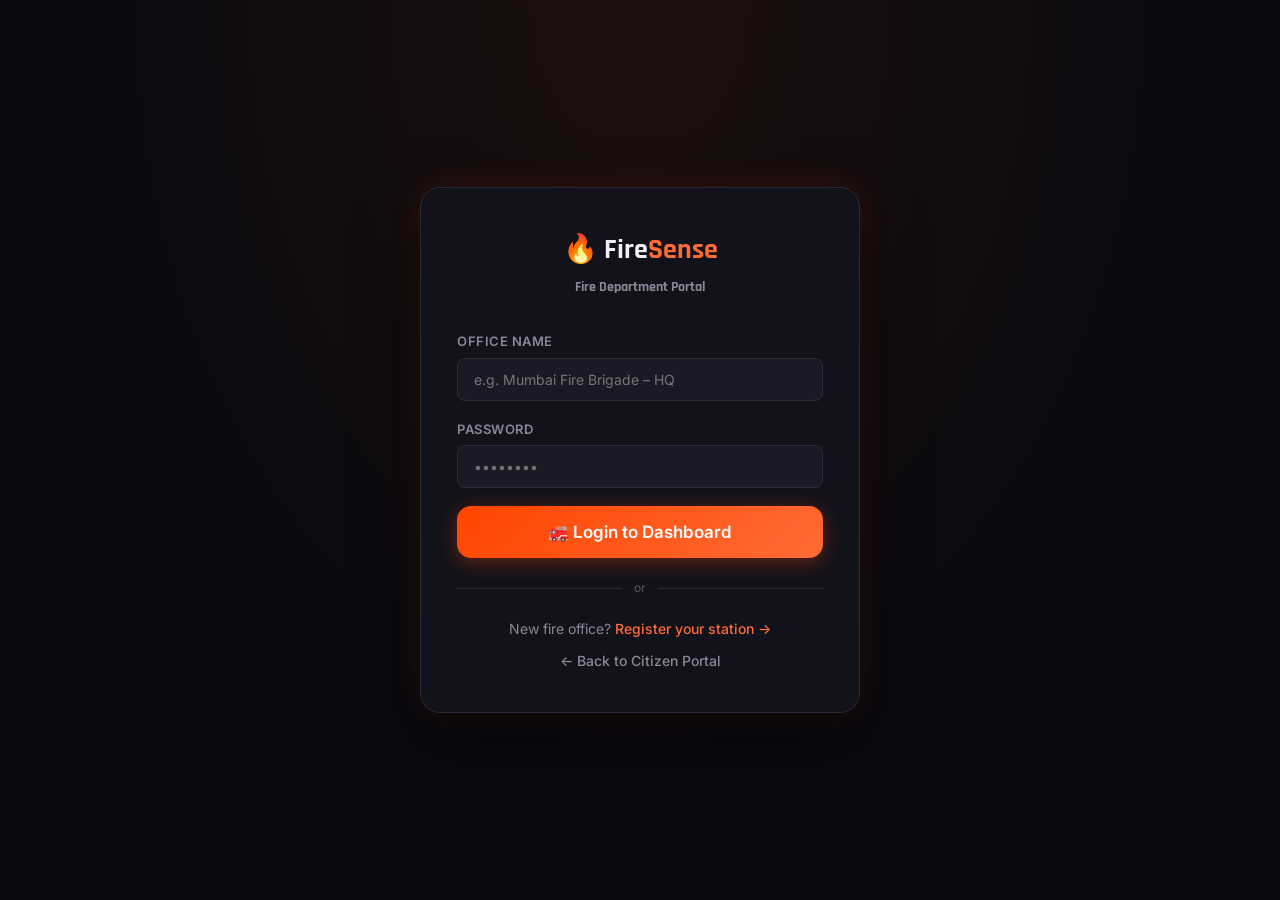
<file: static/login.html>
<!DOCTYPE html>
<html lang="en">
<head>
  <meta charset="UTF-8"/>
  <meta name="viewport" content="width=device-width, initial-scale=1.0"/>
  <title>FireSense — Fire Department Login</title>
  <meta name="description" content="Fire Department login portal for FireSense — access your incident dashboard."/>
  <link rel="stylesheet" href="/static/css/style.css"/>
</head>
<body>
  <div class="auth-page">
    <div class="auth-card">
      <div class="auth-logo">🔥 Fire<span>Sense</span>
        <div class="auth-subtitle">Fire Department Portal</div>
      </div>

      <div id="login-error" class="hidden" style="background:rgba(239,68,68,0.1);border:1px solid rgba(239,68,68,0.3);color:var(--danger);border-radius:var(--radius-sm);padding:12px 16px;margin-bottom:16px;font-size:14px;"></div>

      <form id="login-form" onsubmit="handleLogin(event)">
        <div class="form-group">
          <label class="label" for="login-name">Office Name</label>
          <input class="input" id="login-name" type="text" placeholder="e.g. Mumbai Fire Brigade – HQ" required autocomplete="organization"/>
        </div>
        <div class="form-group">
          <label class="label" for="login-pass">Password</label>
          <input class="input" id="login-pass" type="password" placeholder="••••••••" required/>
        </div>
        <button class="btn btn-primary btn-full btn-lg" type="submit" id="login-btn">
          🚒 Login to Dashboard
        </button>
      </form>

      <div class="divider"><span>or</span></div>

      <div class="auth-footer">
        New fire office? <a href="/register">Register your station →</a>
      </div>
      <div class="auth-footer" style="margin-top:10px">
        <a href="/" style="color:var(--text-muted)">← Back to Citizen Portal</a>
      </div>
    </div>
  </div>
  <div class="toast-container" id="toast-container"></div>
  <script src="/static/js/auth.js"></script>
</body>
</html>
</file>
<file: static/css/style.css>
/* ─────────────────────────────────────────────────────────
   FireSense — Global Stylesheet
   Dark professional theme with red/orange fire accents
───────────────────────────────────────────────────────── */
@import url('https://fonts.googleapis.com/css2?family=Inter:wght@300;400;500;600;700;800&family=Rajdhani:wght@600;700&display=swap');

:root {
  --fire-red:    #FF4500;
  --fire-orange: #FF6B35;
  --fire-yellow: #FFB830;
  --fire-deep:   #CC2200;
  --bg-dark:     #0A0A0F;
  --bg-card:     #12121A;
  --bg-panel:    #1A1A26;
  --bg-hover:    #1E1E2E;
  --border:      #2A2A3C;
  --border-glow: rgba(255,69,0,0.3);
  --text-primary:  #F0F0F8;
  --text-muted:    #888899;
  --text-subtle:   #555566;
  --success:   #22C55E;
  --warning:   #F59E0B;
  --danger:    #EF4444;
  --info:      #3B82F6;
  --radius-sm: 8px;
  --radius-md: 14px;
  --radius-lg: 20px;
  --shadow-glow: 0 0 30px rgba(255,69,0,0.15);
  --transition: all 0.25s cubic-bezier(0.4,0,0.2,1);
}

*, *::before, *::after { box-sizing: border-box; margin: 0; padding: 0; }

html { scroll-behavior: smooth; }

body {
  font-family: 'Inter', sans-serif;
  background: var(--bg-dark);
  color: var(--text-primary);
  min-height: 100vh;
  line-height: 1.6;
}

/* ─── Scrollbar ─── */
::-webkit-scrollbar { width: 6px; }
::-webkit-scrollbar-track { background: var(--bg-dark); }
::-webkit-scrollbar-thumb { background: var(--border); border-radius: 3px; }
::-webkit-scrollbar-thumb:hover { background: var(--fire-red); }

/* ─── Utility ─── */
.hidden { display: none !important; }
.flex { display: flex; }
.flex-center { display: flex; align-items: center; justify-content: center; }
.flex-between { display: flex; align-items: center; justify-content: space-between; }
.gap-2 { gap: 8px; }
.gap-3 { gap: 12px; }
.gap-4 { gap: 16px; }
.mt-2 { margin-top: 8px; }
.mt-4 { margin-top: 16px; }
.mb-4 { margin-bottom: 16px; }

/* ─── Buttons ─── */
.btn {
  display: inline-flex; align-items: center; gap: 8px;
  padding: 12px 24px;
  border: none; border-radius: var(--radius-sm);
  font-family: 'Inter', sans-serif;
  font-weight: 600; font-size: 15px;
  cursor: pointer; transition: var(--transition);
  text-decoration: none; white-space: nowrap;
}
.btn-primary {
  background: linear-gradient(135deg, var(--fire-red), var(--fire-orange));
  color: white;
  box-shadow: 0 4px 20px rgba(255,69,0,0.35);
}
.btn-primary:hover {
  transform: translateY(-2px);
  box-shadow: 0 8px 30px rgba(255,69,0,0.5);
}
.btn-secondary {
  background: var(--bg-panel);
  color: var(--text-primary);
  border: 1px solid var(--border);
}
.btn-secondary:hover { background: var(--bg-hover); border-color: var(--fire-red); }
.btn-ghost {
  background: transparent; color: var(--text-muted);
  border: 1px solid var(--border);
}
.btn-ghost:hover { color: var(--fire-red); border-color: var(--fire-red); }
.btn-sm { padding: 7px 14px; font-size: 13px; }
.btn-lg { padding: 16px 36px; font-size: 17px; border-radius: var(--radius-md); }
.btn-full { width: 100%; justify-content: center; }
.btn-success { background: var(--success); color: white; }
.btn-warning { background: var(--warning); color: white; }
.btn-danger  { background: var(--danger);  color: white; }
.btn:disabled { opacity: 0.5; cursor: not-allowed; pointer-events: none; }

/* ─── Cards ─── */
.card {
  background: var(--bg-card);
  border: 1px solid var(--border);
  border-radius: var(--radius-md);
  padding: 24px;
  transition: var(--transition);
}
.card:hover { border-color: var(--border-glow); box-shadow: var(--shadow-glow); }
.card-glass {
  background: rgba(18,18,26,0.7);
  backdrop-filter: blur(12px);
  border: 1px solid rgba(255,255,255,0.07);
}

/* ─── Inputs ─── */
.input, .select, .textarea {
  width: 100%;
  background: var(--bg-panel);
  border: 1px solid var(--border);
  border-radius: var(--radius-sm);
  color: var(--text-primary);
  font-family: 'Inter', sans-serif;
  font-size: 14px;
  padding: 12px 16px;
  transition: var(--transition);
  outline: none;
}
.input:focus, .select:focus, .textarea:focus {
  border-color: var(--fire-red);
  box-shadow: 0 0 0 3px rgba(255,69,0,0.12);
}
.textarea { resize: vertical; min-height: 80px; }
.select { appearance: none; cursor: pointer; }
.label {
  display: block; font-size: 13px; font-weight: 600;
  color: var(--text-muted); margin-bottom: 6px;
  text-transform: uppercase; letter-spacing: 0.5px;
}
.form-group { margin-bottom: 18px; }

/* ─── Badges / Status ─── */
.badge {
  display: inline-flex; align-items: center;
  padding: 4px 12px; border-radius: 99px;
  font-size: 12px; font-weight: 600; letter-spacing: 0.5px;
}
.badge-pending  { background: rgba(245,158,11,0.15); color: var(--warning); }
.badge-dispatched { background: rgba(59,130,246,0.15); color: var(--info); }
.badge-resolved { background: rgba(34,197,94,0.15);  color: var(--success); }
.badge-small  { background: rgba(34,197,94,0.15);  color: var(--success); }
.badge-tiny   { background: rgba(59,130,246,0.15);  color: var(--info); }
.badge-medium { background: rgba(245,158,11,0.15); color: var(--warning); }
.badge-large  { background: rgba(239,68,68,0.15);  color: var(--danger); }
.badge-none   { background: rgba(136,136,153,0.15); color: var(--text-muted); }

/* ─── Fire particle animation ─── */
@keyframes fireRise {
  0%   { transform: translateY(0) scale(1);   opacity: 1; }
  100% { transform: translateY(-120px) scale(0.2); opacity: 0; }
}
@keyframes flicker {
  0%,100% { opacity: 1; transform: scaleX(1); }
  50%      { opacity: 0.8; transform: scaleX(0.97); }
}
.fire-particles {
  position: absolute; bottom: 0; left: 50%; transform: translateX(-50%);
  width: 80px; height: 80px; pointer-events: none;
}
.particle {
  position: absolute; width: 8px; height: 8px; border-radius: 50%;
  animation: fireRise 1.8s ease-in infinite;
}
.particle:nth-child(1) { left: 25%; background: var(--fire-red);    animation-delay: 0s; }
.particle:nth-child(2) { left: 50%; background: var(--fire-orange); animation-delay: 0.3s; }
.particle:nth-child(3) { left: 70%; background: var(--fire-yellow); animation-delay: 0.6s; }
.particle:nth-child(4) { left: 15%; background: var(--fire-orange); animation-delay: 0.9s; }
.particle:nth-child(5) { left: 80%; background: var(--fire-red);    animation-delay: 1.2s; }

/* ─── Loading spinner ─── */
@keyframes spin { to { transform: rotate(360deg); } }
.spinner {
  width: 24px; height: 24px; border: 3px solid var(--border);
  border-top-color: var(--fire-red); border-radius: 50%;
  animation: spin 0.8s linear infinite; display: inline-block;
}

/* ─── Toast (UI 4: stackable with close button) ─── */
.toast-container {
  position: fixed; bottom: 24px; right: 24px; z-index: 9999;
  display: flex; flex-direction: column; gap: 8px;
}
.toast {
  background: var(--bg-panel); border: 1px solid var(--border);
  border-radius: var(--radius-sm); padding: 14px 20px;
  min-width: 280px; max-width: 360px;
  display: flex; align-items: center; gap: 12px;
  animation: slideInRight 0.3s ease;
  box-shadow: 0 8px 24px rgba(0,0,0,0.4);
}
@keyframes slideInRight {
  from { transform: translateX(100%); opacity: 0; }
  to   { transform: translateX(0);    opacity: 1; }
}
.toast-error  { border-left: 4px solid var(--danger); }
.toast-success{ border-left: 4px solid var(--success); }
.toast-info   { border-left: 4px solid var(--info); }
.toast-warning{ border-left: 4px solid var(--warning); }

/* ─── Modal ─── */
.modal-overlay {
  position: fixed; inset: 0; background: rgba(0,0,0,0.75);
  backdrop-filter: blur(4px); z-index: 1000;
  display: flex; align-items: center; justify-content: center;
  padding: 20px;
  animation: fadeIn 0.2s ease;
}
@keyframes fadeIn { from { opacity: 0; } to { opacity: 1; } }
.modal {
  background: var(--bg-card); border: 1px solid var(--border);
  border-radius: var(--radius-lg); padding: 32px;
  width: 100%; max-width: 520px; max-height: 90vh; overflow-y: auto;
  animation: slideUp 0.3s ease;
}
@keyframes slideUp {
  from { transform: translateY(30px); opacity: 0; }
  to   { transform: translateY(0);    opacity: 1; }
}
.modal-header {
  display: flex; align-items: center; justify-content: space-between;
  margin-bottom: 24px;
}
.modal-title { font-size: 20px; font-weight: 700; }
.modal-close {
  background: none; border: none; color: var(--text-muted);
  font-size: 22px; cursor: pointer; padding: 4px; line-height: 1;
  transition: var(--transition);
}
.modal-close:hover { color: var(--fire-red); }

/* ─────────────────────────────────────────
   CITIZEN PORTAL
───────────────────────────────────────── */
.citizen-navbar {
  position: sticky; top: 0; z-index: 100;
  background: rgba(10,10,15,0.92);
  backdrop-filter: blur(16px);
  border-bottom: 1px solid var(--border);
  padding: 0 24px; height: 64px;
  display: flex; align-items: center; justify-content: space-between;
}
.citizen-logo {
  display: flex; align-items: center; gap: 10px;
  font-family: 'Rajdhani', sans-serif;
  font-size: 24px; font-weight: 700;
  color: var(--fire-orange);
  text-decoration: none;
}
.citizen-logo span { color: var(--text-primary); }

.citizen-hero {
  background: linear-gradient(180deg, rgba(255,69,0,0.08) 0%, transparent 60%);
  padding: 60px 24px 40px;
  text-align: center;
  position: relative; overflow: hidden;
}
.citizen-hero::before {
  content: ''; position: absolute; top: -60px; left: 50%;
  transform: translateX(-50%);
  width: 600px; height: 300px;
  background: radial-gradient(ellipse, rgba(255,69,0,0.12), transparent 70%);
  pointer-events: none;
}
.hero-badge {
  display: inline-flex; align-items: center; gap: 8px;
  background: rgba(255,69,0,0.12); border: 1px solid rgba(255,69,0,0.3);
  color: var(--fire-orange); border-radius: 99px; padding: 6px 16px;
  font-size: 13px; font-weight: 600; margin-bottom: 20px;
}
.hero-badge .dot {
  width: 8px; height: 8px; background: var(--fire-red);
  border-radius: 50%; animation: pulse-dot 1.5s ease-in-out infinite;
}
@keyframes pulse-dot {
  0%,100% { transform: scale(1); opacity: 1; }
  50%      { transform: scale(1.5); opacity: 0.6; }
}
.hero-title {
  font-size: clamp(32px, 6vw, 56px);
  font-weight: 800; line-height: 1.1;
  background: linear-gradient(135deg, #fff 40%, var(--fire-orange));
  -webkit-background-clip: text; -webkit-text-fill-color: transparent;
  margin-bottom: 12px;
}
.hero-subtitle { font-size: 18px; color: var(--text-muted); max-width: 540px; margin: 0 auto; }

.citizen-main {
  max-width: 900px; margin: 0 auto; padding: 0 20px 60px;
}
.section-title {
  font-size: 22px; font-weight: 700; margin-bottom: 6px;
}
.section-sub { font-size: 14px; color: var(--text-muted); margin-bottom: 20px; }

/* Upload Zone */
.upload-zone {
  border: 2px dashed var(--border); border-radius: var(--radius-md);
  padding: 40px 24px; text-align: center;
  cursor: pointer; transition: var(--transition);
  position: relative;
}
.upload-zone:hover, .upload-zone.drag-over {
  border-color: var(--fire-red);
  background: rgba(255,69,0,0.04);
}
.upload-zone-icon { font-size: 48px; margin-bottom: 12px; }
.upload-zone h3 { font-size: 18px; font-weight: 600; margin-bottom: 6px; }
.upload-zone p { color: var(--text-muted); font-size: 14px; }

/* Media preview */
.media-preview {
  margin-top: 16px; position: relative; border-radius: var(--radius-md);
  overflow: hidden; max-height: 300px;
  border: 1px solid var(--border);
}
.media-preview img, .media-preview video {
  width: 100%; max-height: 300px; object-fit: contain;
  background: #000;
}
.preview-remove {
  position: absolute; top: 8px; right: 8px;
  background: rgba(0,0,0,0.7); border: none; color: white;
  width: 28px; height: 28px; border-radius: 50%;
  cursor: pointer; font-size: 16px; transition: var(--transition);
  display: flex; align-items: center; justify-content: center;
}
.preview-remove:hover { background: var(--danger); }

/* Camera panel */
.camera-panel {
  border: 1px solid var(--border); border-radius: var(--radius-md);
  overflow: hidden;
}
.camera-feed {
  width: 100%; max-height: 320px; background: #000; display: block;
}

/* Location display */
.location-box {
  display: flex; align-items: center; gap: 12px;
  background: var(--bg-panel); border: 1px solid var(--border);
  border-radius: var(--radius-sm); padding: 14px 16px;
  font-size: 14px;
}
.location-icon { font-size: 20px; }
.location-text { color: var(--text-muted); }
.location-text.detected { color: var(--success); }

/* Tabs */
.tabs { display: flex; gap: 4px; background: var(--bg-panel);
  border-radius: var(--radius-sm); padding: 4px; margin-bottom: 20px; }
.tab-btn {
  flex: 1; padding: 10px; border: none; border-radius: 6px;
  background: transparent; color: var(--text-muted);
  font-family: 'Inter', sans-serif; font-size: 14px; font-weight: 500;
  cursor: pointer; transition: var(--transition);
  display: flex; align-items: center; justify-content: center; gap: 6px;
}
.tab-btn.active {
  background: linear-gradient(135deg, var(--fire-red), var(--fire-orange));
  color: white;
}

/* Map */
.map-container {
  border-radius: var(--radius-md); overflow: hidden;
  border: 1px solid var(--border); height: 380px;
}
#citizen-map, #dashboard-map, #report-map { width: 100%; height: 100%; }

/* Safety Tips */
.tips-grid {
  display: grid; grid-template-columns: repeat(auto-fill, minmax(260px, 1fr)); gap: 16px;
}
.tip-card {
  background: var(--bg-panel); border: 1px solid var(--border);
  border-radius: var(--radius-md); padding: 20px;
  transition: var(--transition);
}
.tip-card:hover { border-color: var(--fire-orange); }
.tip-icon { font-size: 32px; margin-bottom: 10px; }
.tip-title { font-size: 15px; font-weight: 600; margin-bottom: 6px; }
.tip-body { font-size: 13px; color: var(--text-muted); line-height: 1.7; }

/* Confirmation */
.confirm-box {
  background: linear-gradient(135deg, rgba(34,197,94,0.1), rgba(34,197,94,0.05));
  border: 1px solid rgba(34,197,94,0.3);
  border-radius: var(--radius-md); padding: 28px;
  text-align: center; animation: slideUp 0.4s ease;
}
.confirm-icon { font-size: 56px; margin-bottom: 12px; }
.confirm-title { font-size: 22px; font-weight: 700; color: var(--success); margin-bottom: 8px; }
.confirm-msg   { font-size: 15px; color: var(--text-muted); }

/* Fire Emergency Button */
.emergency-btn {
  background: linear-gradient(135deg, #CC0000, #FF4500, #FF6B35);
  background-size: 200% 200%;
  animation: gradientShift 2s ease infinite;
  color: white; border: none; border-radius: var(--radius-md);
  padding: 20px 40px; font-size: 20px; font-weight: 800;
  width: 100%; cursor: pointer; transition: transform 0.2s, box-shadow 0.2s;
  box-shadow: 0 6px 30px rgba(255,69,0,0.5);
  text-transform: uppercase; letter-spacing: 2px;
  font-family: 'Rajdhani', sans-serif;
}
@keyframes gradientShift {
  0%,100% { background-position: 0% 50%; }
  50%      { background-position: 100% 50%; }
}
.emergency-btn:hover {
  transform: translateY(-3px);
  box-shadow: 0 12px 40px rgba(255,69,0,0.7);
}
.emergency-btn:active { transform: translateY(0); }

/* ─── Pre-Analysis Card (Feature 9) ─── */
.pre-analysis-card {
  background: linear-gradient(135deg, rgba(255,69,0,0.06), rgba(255,107,53,0.03));
  border: 1px solid rgba(255,69,0,0.2);
  border-radius: var(--radius-md); padding: 20px;
  animation: slideUp 0.3s ease;
}
.pre-analysis-title {
  font-size: 15px; font-weight: 700; margin-bottom: 14px;
  display: flex; align-items: center; gap: 8px;
}
.pre-analysis-grid {
  display: grid; grid-template-columns: 1fr 1fr; gap: 12px;
  margin-bottom: 12px;
}
.pre-analysis-item {
  background: var(--bg-panel); border-radius: var(--radius-sm); padding: 12px;
}
.pre-analysis-label {
  font-size: 10px; text-transform: uppercase; color: var(--text-muted);
  font-weight: 600; letter-spacing: 0.5px; margin-bottom: 4px;
}
.pre-analysis-val { font-size: 16px; font-weight: 700; }

/* ─── Safety Checklist Card (Feature 1) ─── */
.safety-checklist-card {
  background: var(--bg-card);
  border: 1px solid rgba(239,68,68,0.3);
  border-radius: var(--radius-md); padding: 20px;
  margin-bottom: 16px;
  animation: slideUp 0.4s ease;
}
.safety-checklist-title {
  font-size: 16px; font-weight: 700; color: var(--danger);
  margin-bottom: 14px; display: flex; align-items: center; gap: 8px;
}
.safety-checklist-list {
  list-style: none; padding: 0; margin: 0;
}
.safety-checklist-item {
  display: flex; align-items: flex-start; gap: 10px;
  padding: 10px 12px; border-radius: 8px;
  font-size: 14px; margin-bottom: 6px; cursor: pointer;
  transition: var(--transition);
  background: rgba(255,255,255,0.03);
  border: 1px solid rgba(255,255,255,0.05);
}
.safety-checklist-item:hover { background: rgba(255,69,0,0.05); }
.cl-checkbox {
  font-size: 16px; flex-shrink: 0; transition: var(--transition);
}

/* ─── Fire Spread Timer (Feature 2) ─── */
.spread-timer-card {
  background: var(--bg-card); border: 1px solid rgba(255,69,0,0.2);
  border-radius: var(--radius-md); padding: 20px; margin-bottom: 16px;
  animation: slideUp 0.4s ease;
}
.spread-timer-title {
  font-size: 16px; font-weight: 700; color: var(--fire-orange);
  margin-bottom: 14px;
}

/* ─────────────────────────────────────────
   DASHBOARD
───────────────────────────────────────── */
.dash-layout {
  display: grid;
  grid-template-rows: 64px 1fr;
  min-height: 100vh;
}
.dash-navbar {
  background: rgba(10,10,15,0.98);
  border-bottom: 1px solid var(--border);
  padding: 0 24px;
  display: flex; align-items: center; justify-content: space-between;
  position: sticky; top: 0; z-index: 100;
}
.dash-logo {
  font-family: 'Rajdhani', sans-serif; font-size: 22px; font-weight: 700;
  color: var(--fire-orange); display: flex; align-items: center; gap: 8px;
}
.dash-body {
  display: grid;
  grid-template-columns: 300px 1fr;
  height: calc(100vh - 64px);
  overflow: hidden;
}
.dash-sidebar {
  background: var(--bg-card); border-right: 1px solid var(--border);
  display: flex; flex-direction: column; overflow: hidden;
}
.dash-content {
  overflow-y: auto; padding: 24px;
  background: var(--bg-dark);
}

/* Stats bar */
.stats-bar {
  display: grid; grid-template-columns: repeat(4, 1fr);
  gap: 16px; margin-bottom: 24px;
}
.stat-card {
  background: var(--bg-card); border: 1px solid var(--border);
  border-radius: var(--radius-md); padding: 18px;
  text-align: center; transition: var(--transition);
}
.stat-card:hover { border-color: var(--border-glow); }
.stat-value { font-size: 28px; font-weight: 800; color: var(--fire-orange); }
.stat-label { font-size: 12px; color: var(--text-muted); margin-top: 4px; text-transform: uppercase; }

/* Report Cards */
.report-list { display: flex; flex-direction: column; gap: 0; }
.report-item {
  padding: 14px 16px;
  border-bottom: 1px solid var(--border);
  cursor: pointer; transition: var(--transition);
  display: flex; align-items: flex-start; gap: 12px;
}
.report-item:hover, .report-item.active { background: var(--bg-hover); }
.report-item.active { border-left: 3px solid var(--fire-red); }
.report-thumb {
  width: 52px; height: 52px; border-radius: 8px;
  overflow: hidden; flex-shrink: 0; background: var(--bg-panel);
  display: flex; align-items: center; justify-content: center;
}
.report-thumb img { width: 100%; height: 100%; object-fit: cover; }
.report-thumb-icon { font-size: 22px; }
.report-meta { flex: 1; min-width: 0; }
.report-time { font-size: 12px; color: var(--text-muted); }
.report-addr { font-size: 13px; font-weight: 500; margin: 2px 0; 
  white-space: nowrap; overflow: hidden; text-overflow: ellipsis; }
.report-chips { display: flex; gap: 6px; flex-wrap: wrap; }

/* Sidebar search/filter */
.sidebar-header {
  padding: 16px; border-bottom: 1px solid var(--border);
  flex-shrink: 0;
}
.sidebar-filters {
  padding: 12px 16px; border-bottom: 1px solid var(--border);
  flex-shrink: 0;
  display: flex; flex-direction: column; gap: 8px;
}
.sidebar-list { flex: 1; overflow-y: auto; }

/* Report Detail Panel */
.detail-panel { background: var(--bg-card); border: 1px solid var(--border);
  border-radius: var(--radius-lg); padding: 28px; }
.detail-header { display: flex; justify-content: space-between; align-items: flex-start;
  margin-bottom: 24px; }
.detail-title { font-size: 20px; font-weight: 700; }
.detail-image { width: 100%; border-radius: var(--radius-md); overflow: hidden;
  max-height: 280px; margin-bottom: 20px; background: var(--bg-panel);
  display: flex; align-items: center; justify-content: center; }
.detail-image img { width: 100%; max-height: 280px; object-fit: contain; }

/* Analysis Result */
.analysis-card {
  background: linear-gradient(135deg, rgba(255,69,0,0.08), rgba(255,107,53,0.04));
  border: 1px solid rgba(255,69,0,0.2);
  border-radius: var(--radius-md); padding: 24px; margin-top: 20px;
}
.analysis-title { font-size: 16px; font-weight: 700; margin-bottom: 16px;
  display: flex; align-items: center; gap: 8px; }
.analysis-grid { display: grid; grid-template-columns: 1fr 1fr; gap: 16px; }
.analysis-item { background: var(--bg-panel); border-radius: var(--radius-sm); padding: 14px; }
.analysis-label { font-size: 11px; text-transform: uppercase; color: var(--text-muted);
  font-weight: 600; letter-spacing: 0.5px; margin-bottom: 4px; }
.analysis-val { font-size: 18px; font-weight: 700; }
.analysis-val.fire-color-tiny   { color: var(--info); }
.analysis-val.fire-color-small  { color: var(--success); }
.analysis-val.fire-color-medium { color: var(--warning); }
.analysis-val.fire-color-large  { color: var(--danger); }
.water-display { font-size: 14px; margin-top: 4px; color: var(--text-muted); }

.equip-card { background: var(--bg-panel); border-radius: var(--radius-sm); padding: 14px;
  margin-top: 12px; }
.equip-title { font-size: 13px; font-weight: 600; margin-bottom: 8px; color: var(--fire-orange); }
.equip-row { display: flex; justify-content: space-between; font-size: 13px;
  padding: 4px 0; border-bottom: 1px solid var(--border); }
.equip-row:last-child { border: none; }
.equip-key { color: var(--text-muted); }

/* Alert Bell */
.alert-bell {
  position: relative; cursor: pointer; padding: 8px;
  background: var(--bg-panel); border: 1px solid var(--border);
  border-radius: var(--radius-sm); transition: var(--transition);
}
.alert-bell:hover { border-color: var(--fire-red); }
.alert-count {
  position: absolute; top: 2px; right: 2px;
  background: var(--fire-red); color: white;
  border-radius: 99px; min-width: 18px; height: 18px;
  font-size: 11px; font-weight: 700;
  display: flex; align-items: center; justify-content: center;
  padding: 0 4px;
}

/* Status select */
.status-select { background: var(--bg-panel); border: 1px solid var(--border);
  color: var(--text-primary); border-radius: var(--radius-sm);
  padding: 8px 12px; font-size: 13px; font-family: 'Inter', sans-serif;
  cursor: pointer; }
.status-select:focus { border-color: var(--fire-red); outline: none; }

/* Bounding box overlay */
.bbox-canvas-wrap { position: relative; display: inline-block; width: 100%; }
.bbox-canvas { position: absolute; top: 0; left: 0; width: 100%; height: 100%; pointer-events: none; }

/* Skeleton loaders — BUG 5 & UI 1 */
@keyframes shimmer {
  0%   { background-position: -200% 0; }
  100% { background-position: 200% 0; }
}
.skeleton-card {
  height: 80px;
  background: linear-gradient(90deg, var(--bg-panel) 25%, #2a2a3c 50%, var(--bg-panel) 75%);
  background-size: 200% 100%;
  animation: shimmer 1.5s infinite;
  border-radius: 8px;
  margin-bottom: 8px;
  border: 1px solid var(--border);
}

/* ─────────────────────────────────────────
   AUTH PAGES
───────────────────────────────────────── */
.auth-page {
  min-height: 100vh;
  display: flex; align-items: center; justify-content: center;
  padding: 20px;
  background: radial-gradient(ellipse at top, rgba(255,69,0,0.08) 0%, transparent 60%),
              var(--bg-dark);
}
.auth-card {
  width: 100%; max-width: 440px;
  background: var(--bg-card); border: 1px solid var(--border);
  border-radius: var(--radius-lg); padding: 40px 36px;
  box-shadow: 0 24px 64px rgba(0,0,0,0.5), var(--shadow-glow);
}
.auth-logo {
  text-align: center; margin-bottom: 32px;
  font-family: 'Rajdhani', sans-serif; font-size: 28px; font-weight: 700;
}
.auth-logo span { color: var(--fire-orange); }
.auth-subtitle { text-align: center; color: var(--text-muted); font-size: 14px; margin-top: 4px; }
.auth-footer { margin-top: 20px; text-align: center; font-size: 14px; color: var(--text-muted); }
.auth-footer a { color: var(--fire-orange); text-decoration: none; font-weight: 500; }
.auth-footer a:hover { text-decoration: underline; }

/* ─── Divider ─── */
.divider { display: flex; align-items: center; gap: 12px; margin: 20px 0; }
.divider::before, .divider::after { content: ''; flex: 1; height: 1px; background: var(--border); }
.divider span { color: var(--text-subtle); font-size: 12px; }

/* ─── Notification dot (sidebar) ─── */
.new-indicator {
  width: 8px; height: 8px; background: var(--fire-red); border-radius: 50%;
  flex-shrink: 0; animation: pulse-dot 1.5s ease infinite;
}

/* ─── Responsive ─── */
@media (max-width: 768px) {
  .dash-body { grid-template-columns: 1fr; }
  .dash-sidebar { display: none; }
  .stats-bar { grid-template-columns: repeat(2, 1fr); }
  .analysis-grid { grid-template-columns: 1fr; }
  .pre-analysis-grid { grid-template-columns: 1fr; }
  .tips-grid { grid-template-columns: 1fr; }
  .citizen-hero { padding: 40px 16px 24px; }
  .citizen-main { padding: 0 16px 40px; }
}

/* Mobile nav fix — UI 2 */
@media (max-width: 600px) {
  .btn-export-text { display: none; }
  .btn-logout-text { display: none; }
  .office-name-display { display: none; }
}

/* ─── Leaflet override ─── */
.leaflet-container { background: #1a1a2a !important; }
.leaflet-tile { filter: brightness(0.7) contrast(1.1) saturate(0.9) hue-rotate(200deg); }
.leaflet-popup-content-wrapper {
  background: var(--bg-card); color: var(--text-primary);
  border: 1px solid var(--border); border-radius: var(--radius-sm);
}
.leaflet-popup-tip { background: var(--bg-card); }
.custom-marker-icon { filter: drop-shadow(0 2px 6px rgba(255,69,0,0.6)); }

/* ─── Section separator ─── */
.section { margin-bottom: 48px; padding-top: 32px; }
.section:first-child { padding-top: 0; }

/* ─── Glow line ─── */
.glow-divider {
  height: 2px;
  background: linear-gradient(90deg, transparent, var(--fire-red), transparent);
  border: none; margin: 40px 0;
}

/* ─── Report map panel ─── */
.map-panel-container { height: 340px; border-radius: var(--radius-md);
  overflow: hidden; border: 1px solid var(--border); }

/* ─── Empty state improvements — UI 3 ─── */
.empty-state { text-align: center; padding: 60px 20px; color: var(--text-muted); }
.empty-state-icon { font-size: 48px; margin-bottom: 12px; }
.empty-state-primary { font-size: 17px; font-weight: 600; color: var(--text-primary); margin-bottom: 6px; }
.empty-state-secondary { font-size: 13px; color: var(--text-muted); margin-bottom: 16px; }

/* ─── Coords copy/maps buttons ─── */
.coords-row { display: flex; align-items: center; gap: 8px; flex-wrap: wrap; margin-top: 6px; }
.btn-copy-coords {
  background: var(--bg-hover); border: 1px solid var(--border); color: var(--text-muted);
  padding: 4px 10px; border-radius: 6px; font-size: 12px; cursor: pointer;
  font-family: 'Inter', sans-serif; transition: var(--transition);
}
.btn-copy-coords:hover { border-color: var(--fire-orange); color: var(--fire-orange); }
.btn-gmaps { color: var(--info); font-size: 12px; text-decoration: none; }
.btn-gmaps:hover { text-decoration: underline; }

/* ─── Delete confirm inline ─── */
.delete-confirm {
  background: rgba(239,68,68,0.1); border: 1px solid rgba(239,68,68,0.3);
  border-radius: var(--radius-sm); padding: 16px; margin-top: 12px;
}
.delete-confirm p { font-size: 14px; margin-bottom: 12px; }
.btn-danger-sm {
  background: var(--danger); color: white; border: none; padding: 8px 16px;
  border-radius: var(--radius-sm); font-size: 13px; cursor: pointer;
  font-family: 'Inter', sans-serif; font-weight: 600; transition: var(--transition);
}
.btn-danger-sm:hover { background: #c0392b; }

/* ─────────────────────────────────────────
   Print-friendly adjustments
───────────────────────────────────────── */
@media print {
  :root { --bg-dark: white; --text-primary: #111; }
  .citizen-navbar, .dash-navbar, .dash-sidebar { display: none; }
}
</file>
